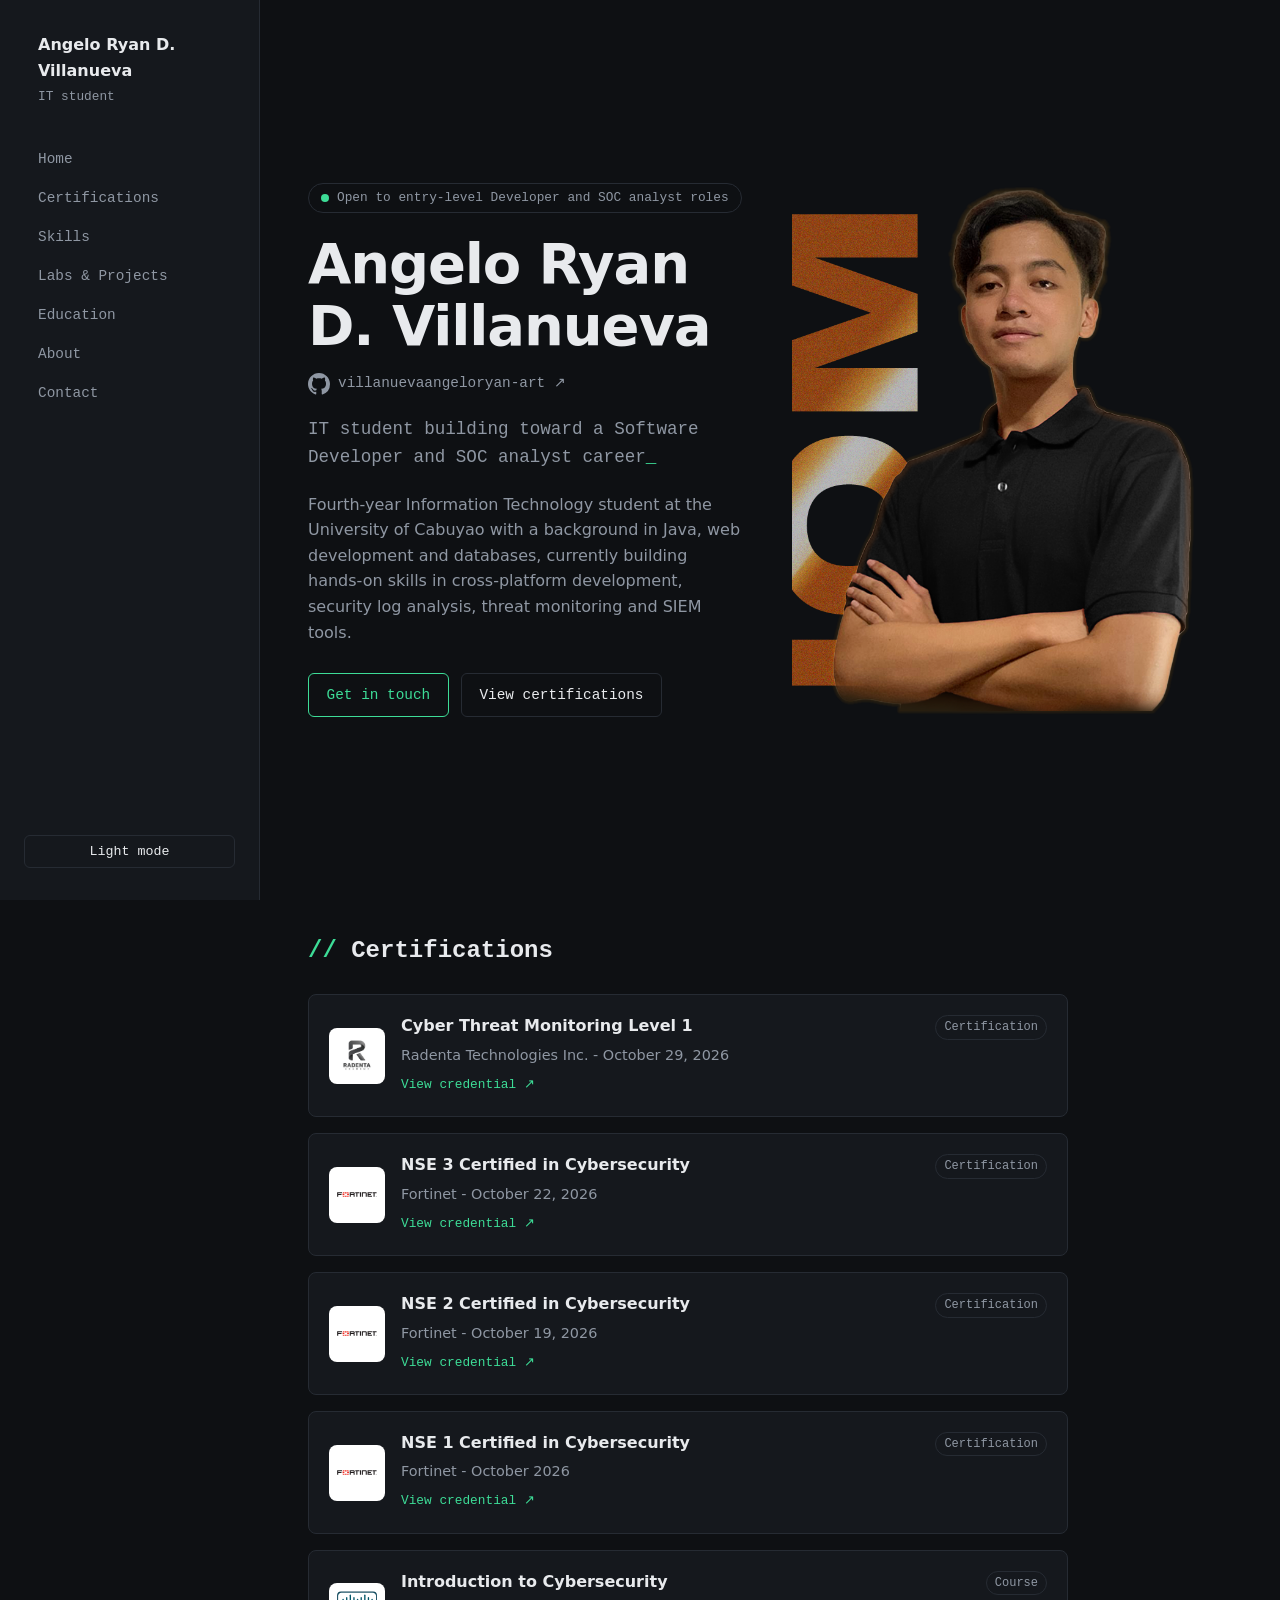
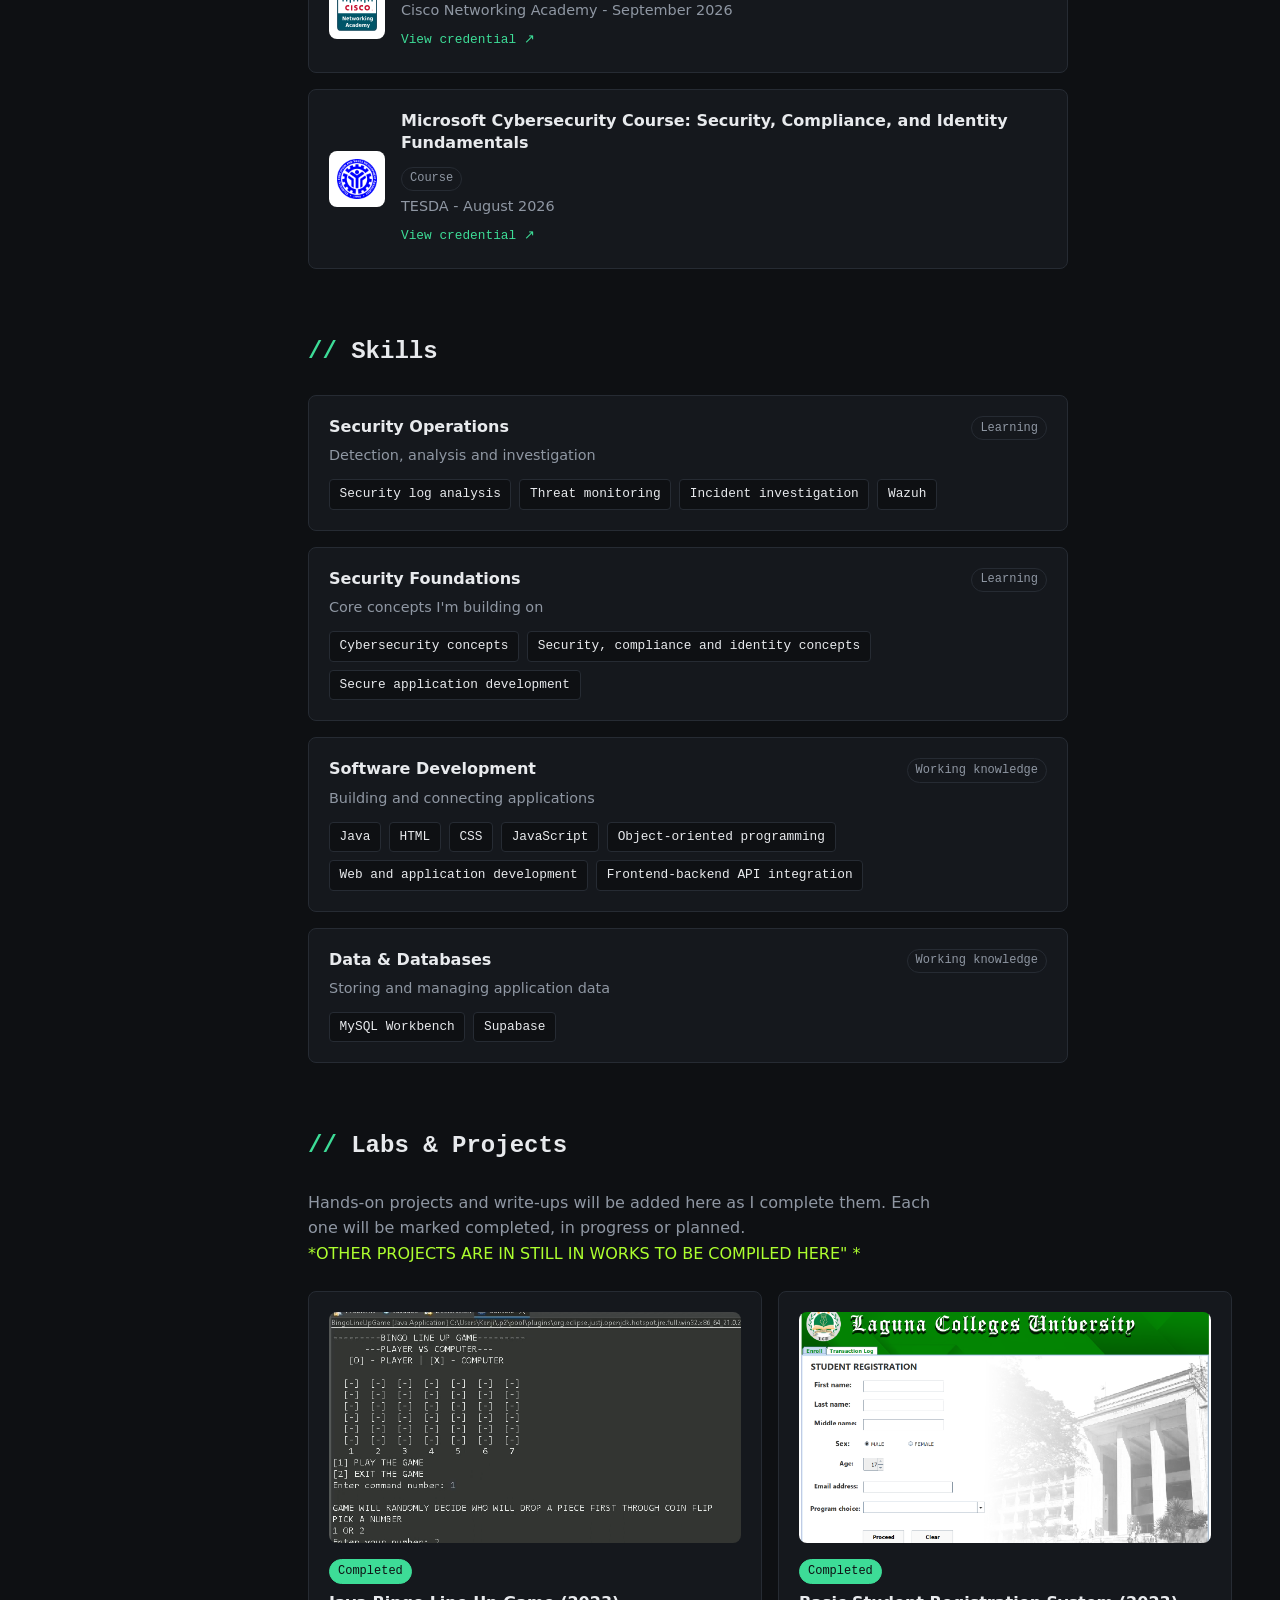
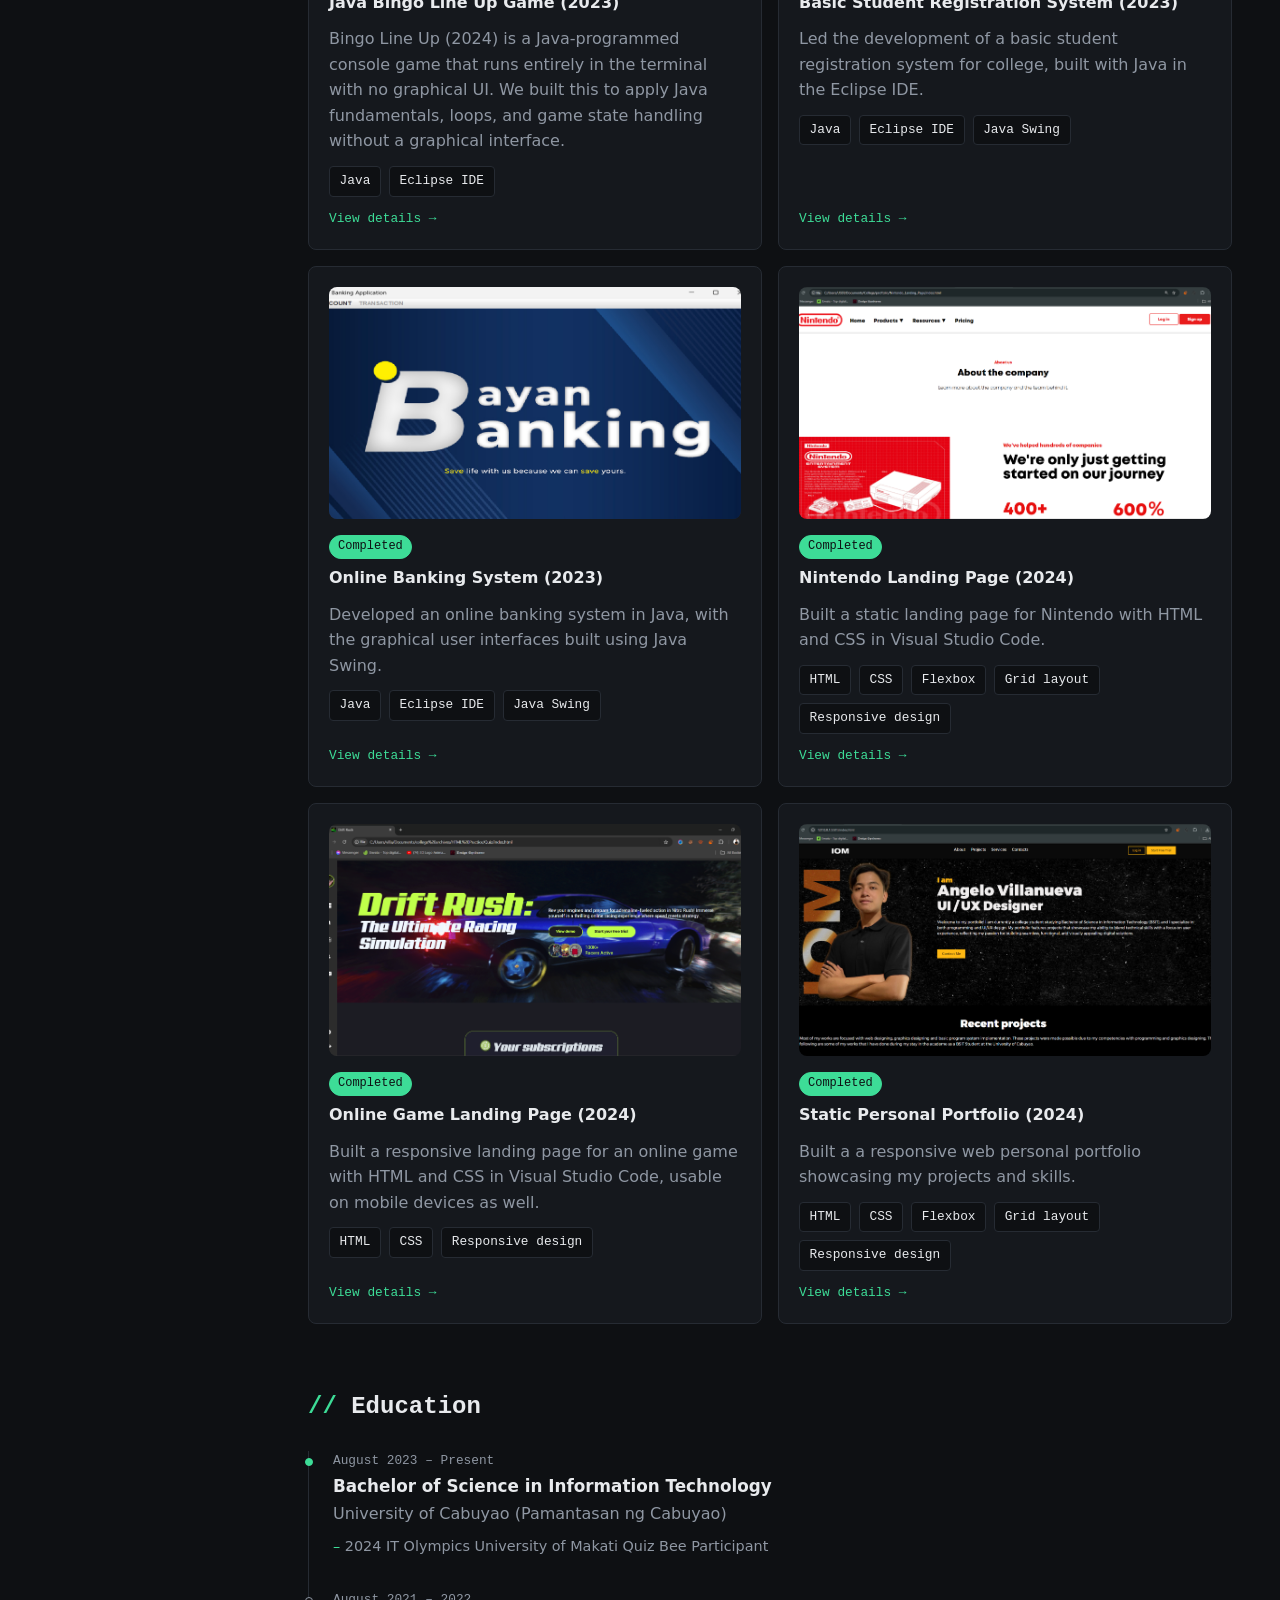
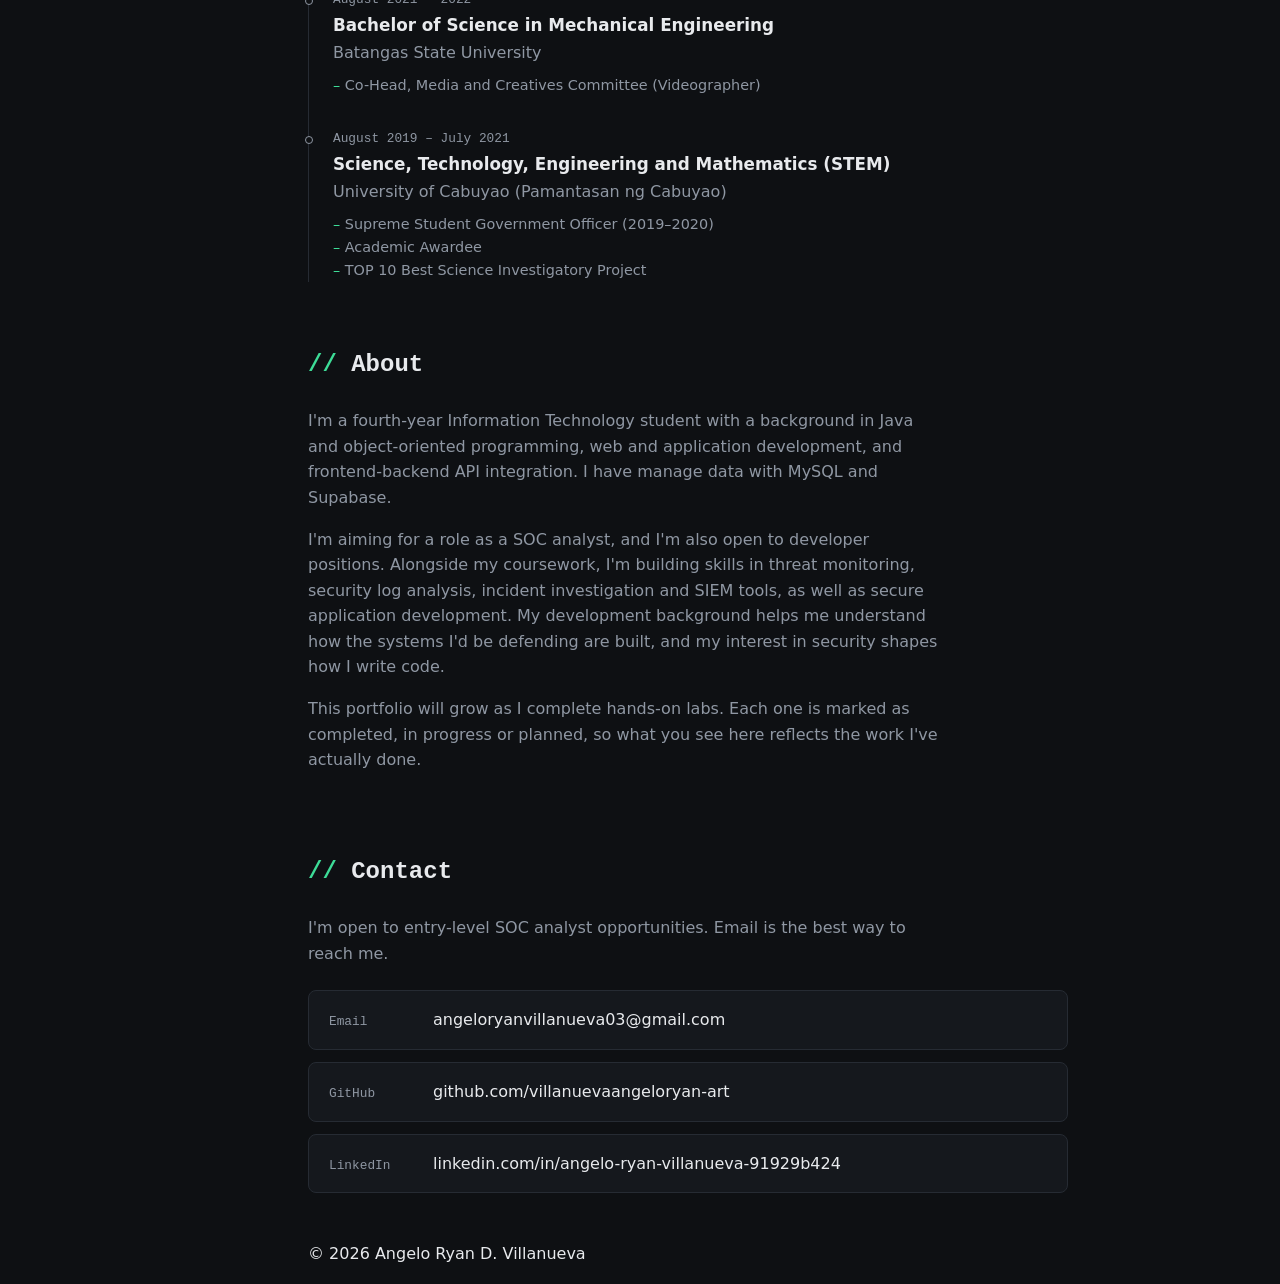
<file: index.html>
<!DOCTYPE html>
<html lang="en">
<head>
    <meta charset="UTF-8">
    <meta name="viewport" content="width=device-width, initial-scale=1.0">
    <meta name="description" content="Portfolio of Angelo Ryan D. Villanueva, a fourth-year IT student building toward a SOC analyst career: certifications, skills, education and hands-on security labs.">
    <title>Angelo Ryan D. Villanueva | Portfolio</title>
    <script>
        // Apply the saved theme before the page paints, so there is no dark flash.
        try {
            var savedTheme = localStorage.getItem("theme");
            if (savedTheme) document.documentElement.setAttribute("data-theme", savedTheme);
        } catch (e) {}
    </script>
    <link rel="stylesheet" href="./assets/css/style.css">
    <script src="./assets/js/script.js" defer></script>
</head>
<body>
    <button id="menu-toggle" class="menu-toggle" type="button" aria-label="Open menu" aria-expanded="false" aria-controls="sidebar">
        <span class="menu-icon" aria-hidden="true"></span>
    </button>
    <div id="backdrop" class="backdrop"></div>

    <aside id="sidebar" class="sidebar">

        <div class="brand">
            <span class="brand-name">Angelo Ryan D. Villanueva</span>
            <span class="brand-role">IT student</span>
        </div>

        <nav aria-label="Primary">
            <ul>
                <li><a href="#home">Home</a></li>
                <li><a href="#certifications">Certifications</a></li>
                <li><a href="#skills">Skills</a></li>
                <li><a href="#work">Labs &amp; Projects</a></li>
                <li><a href="#education">Education</a></li>
                <li><a href="#about">About</a></li>
                <li><a href="#contact">Contact</a></li>
            </ul>
        </nav>
        <button id="theme-toggle" type="button">Light mode</button>
    </aside>

    <div class="content">
        <main>
            <section id="home">
                <div class="hero-text">
                    <p class="eyebrow"><span class="status-dot"></span>Open to entry-level Developer and SOC analyst roles</p>
                    <h1>Angelo Ryan D. Villanueva</h1>
                                        <a class="github-link" href="https://github.com/villanuevaangeloryan-art" target="_blank" rel="noopener noreferrer">
                        <svg class="github-logo" viewBox="0 0 16 16" aria-hidden="true" focusable="false">
                            <path fill="currentColor" d="M8 0C3.58 0 0 3.58 0 8c0 3.54 2.29 6.53 5.47 7.59.4.07.55-.17.55-.38 0-.19-.01-.82-.01-1.49-2.01.37-2.53-.49-2.69-.94-.09-.23-.48-.94-.82-1.13-.28-.15-.68-.52-.01-.53.63-.01 1.08.58 1.23.82.72 1.21 1.87.87 2.33.66.07-.52.28-.87.51-1.07-1.78-.2-3.64-.89-3.64-3.95 0-.87.31-1.59.82-2.15-.08-.2-.36-1.02.08-2.12 0 0 .67-.21 2.2.82.64-.18 1.32-.27 2-.27.68 0 1.36.09 2 .27 1.53-1.04 2.2-.82 2.2-.82.44 1.1.16 1.92.08 2.12.51.56.82 1.27.82 2.15 0 3.07-1.87 3.75-3.65 3.95.29.25.54.73.54 1.48 0 1.07-.01 1.93-.01 2.2 0 .21.15.46.55.38A8.013 8.013 0 0016 8c0-4.42-3.58-8-8-8z"/>
                        </svg>
                        <span>villanuevaangeloryan-art ↗</span>
                    </a>
                    <p class="tagline">IT student building toward a Software Developer and SOC analyst career</p>
                    <p class="summary">
                        Fourth-year Information Technology student at the University of Cabuyao
                        with a background in Java, web development and databases, currently
                        building hands-on skills in cross-platform development, security log analysis, threat monitoring
                        and SIEM tools.
                    </p>
                    <div class="hero-actions">
                        <a class="btn btn-primary" href="#contact">Get in touch</a>
                        <a class="btn" href="#certifications">View certifications</a>
  
                    </div>

                </div>

                <figure class="hero-photo">
                    <img src="./assets/img/projects/dp_1.png" alt="Angelo Ryan D. Villanueva">
                </figure>
            </section>

            <section id="certifications">
                <h2>Certifications</h2>
                <ul class="card-list">
                    <li class="card cert">
                        <img class="cert-logo" src="./assets/img/logos/radenta-logo.jpg" alt="">
                        <div class="cert-body">
                            <div class="card-head">
                                <h3>Cyber Threat Monitoring Level 1</h3>
                                <span class="tag">Certification</span>
                            </div>
                            <p class="card-meta">Radenta Technologies Inc. - <time datetime="2026-10-29">October 29, 2026</time></p>
                            <a class="card-link" href="softcopy not yet available" target="_blank" rel="noopener noreferrer">View credential</a>
                        </div>
                    </li>

                    <li class="card cert">
                        <img class="cert-logo" src="./assets/img/logos/Fortinet_logo.svg" alt="">
                        <div class="cert-body">
                            <div class="card-head">
                                <h3>NSE 3 Certified in Cybersecurity</h3>
                                <span class="tag">Certification</span>
                            </div>
                            <p class="card-meta">Fortinet - <time datetime="2026-10-22">October 22, 2026</time></p>
                            <a class="card-link" href="softcopy not yet available" target="_blank" rel="noopener noreferrer">View credential</a>
                        </div>
                    </li>

                    <li class="card cert">
                        <img class="cert-logo" src="./assets/img/logos/Fortinet_logo.svg" alt="">
                        <div class="cert-body">
                            <div class="card-head">
                                <h3>NSE 2 Certified in Cybersecurity</h3>
                                <span class="tag">Certification</span>
                            </div>
                            <p class="card-meta">Fortinet - <time datetime="2026-10-19">October 19, 2026</time></p>
                            <a class="card-link" href="softcopy not yet available" target="_blank" rel="noopener noreferrer">View credential</a>
                        </div>
                    </li>

                    <li class="card cert">
                        <img class="cert-logo" src="./assets/img/logos/Fortinet_logo.svg" alt="">
                        <div class="cert-body">
                            <div class="card-head">
                                <h3>NSE 1 Certified in Cybersecurity</h3>
                                <span class="tag">Certification</span>
                            </div>
                            <p class="card-meta">Fortinet - <time datetime="2026-10">October 2026</time></p>
                            <a class="card-link" href="softcopy not yet available" target="_blank" rel="noopener noreferrer">View credential</a>
                        </div>
                    </li>

                    <li class="card cert">
                        <img class="cert-logo" src="./assets/img/logos/Cisco_academy_logo.svg" alt="">
                        <div class="cert-body">
                            <div class="card-head">
                                <h3>Introduction to Cybersecurity</h3>
                                <span class="tag">Course</span>
                            </div>
                            <p class="card-meta">Cisco Networking Academy - <time datetime="2026-09">September 2026</time></p>
                            <a class="card-link" href="softcopy not yet available" target="_blank" rel="noopener noreferrer">View credential</a>
                        </div>
                    </li>

                    <li class="card cert">
                        <img class="cert-logo" src="./assets/img/logos/TESDA_Seal.svg.webp" alt="">
                        <div class="cert-body">
                            <div class="card-head">
                                <h3>Microsoft Cybersecurity Course: Security, Compliance, and Identity Fundamentals</h3>
                                <span class="tag">Course</span>
                            </div>
                            <p class="card-meta">TESDA - <time datetime="2026-08">August 2026</time></p>
                            <a class="card-link" href="softcopy not yet available" target="_blank" rel="noopener noreferrer">View credential</a>
                        </div>
                    </li>
                </ul>
            </section>

            <section id="skills">
                <h2>Skills</h2>
                <div class="card-list">
                    <article class="card">
                        <div class="card-head">
                            <h3>Security Operations</h3>
                            <span class="tag">Learning</span>
                        </div>
                        <p class="card-subtitle">Detection, analysis and investigation</p>
                        <ul class="chip-list">
                            <li>Security log analysis</li>
                            <li>Threat monitoring</li>
                            <li>Incident investigation</li>
                            <li>Wazuh</li>
                        </ul>
                    </article>

                    <article class="card">
                        <div class="card-head">
                            <h3>Security Foundations</h3>
                            <span class="tag">Learning</span>
                        </div>
                        <p class="card-subtitle">Core concepts I'm building on</p>
                        <ul class="chip-list">
                            <li>Cybersecurity concepts</li>
                            <li>Security, compliance and identity concepts</li>
                            <li>Secure application development</li>
                        </ul>
                    </article>

                    <article class="card">
                        <div class="card-head">
                            <h3>Software Development</h3>
                            <span class="tag">Working knowledge</span>
                        </div>
                        <p class="card-subtitle">Building and connecting applications</p>
                        <ul class="chip-list">
                            <li>Java</li>
                            <li>HTML</li>
                            <li>CSS</li>
                            <li>JavaScript</li>
                            <li>Object-oriented programming</li>
                            <li>Web and application development</li>
                            <li>Frontend-backend API integration</li>
                        </ul>
                    </article>

                    <article class="card">
                        <div class="card-head">
                            <h3>Data &amp; Databases</h3>
                            <span class="tag">Working knowledge</span>
                        </div>
                        <p class="card-subtitle">Storing and managing application data</p>
                        <ul class="chip-list">
                            <li>MySQL Workbench</li>
                            <li>Supabase</li>
                        </ul>
                    </article>
                </div>
            </section>

            <section id="work">
                <h2>Labs &amp; Projects</h2>
                <p class="section-note">
                    Hands-on projects and write-ups will be added here as I complete them.
                    Each one will be marked completed, in progress or planned. <br> <span style="color: greenyellow;">*OTHER PROJECTS ARE IN STILL IN WORKS TO BE COMPILED HERE" *</span>
                </p>
                <ul class="card-list project-grid">
                    <li>
                        <a class="card project-card" href="projects/java-bingo.html">
                            <img class="project-thumb" src="./assets/img/projects/proj-5.png" alt="Preview of Basic Student Registration System" loading="lazy">
                            <div class="card-head">
                                <h3>Java Bingo Line Up Game (2023)</h3>
                                <span class="tag tag-done">Completed</span>
                            </div>
                            <p class="card-summary">
                                Bingo Line Up (2024) is a Java-programmed console game that runs entirely in the terminal with no graphical UI. We built this to apply Java fundamentals, loops, and game state handling without a graphical interface. 
                            </p>
                            <ul class="chip-list">
                                <li>Java</li>
                                <li>Eclipse IDE</li>
                            </ul>
                            <span class="card-cta">View details &rarr;</span>
                        </a>
                    </li>

                    <li>
                        <a class="card project-card" href="projects/student-registration-system.html">
                            <img class="project-thumb" src="./assets/img/projects/proj-1.png" alt="Preview of Basic Student Registration System" loading="lazy">
                            <div class="card-head">
                                <h3>Basic Student Registration System (2023)</h3>
                                <span class="tag tag-done">Completed</span>
                            </div>
                            <p class="card-summary">
                                Led the development of a basic student registration system for college, built with Java in the Eclipse IDE.
                            </p>
                            <ul class="chip-list">
                                <li>Java</li>
                                <li>Eclipse IDE</li>
                                <li>Java Swing</li>
                            </ul>
                            <span class="card-cta">View details &rarr;</span>
                        </a>
                    </li>

                    <li>
                        <a class="card project-card" href="projects/online-banking-system.html">
                            <img class="project-thumb" src="./assets/img/projects/proj-2.png" alt="Preview of Online Banking System" loading="lazy">
                            <div class="card-head">
                                <h3>Online Banking System (2023)</h3>
                                <span class="tag tag-done">Completed</span>
                            </div>
                            <p class="card-summary">
                                Developed an online banking system in Java, with the graphical user interfaces built using Java Swing.
                            </p>
                            <ul class="chip-list">
                                <li>Java</li>
                                <li>Eclipse IDE</li>
                                <li>Java Swing</li>
                            </ul>
                            <span class="card-cta">View details &rarr;</span>
                        </a>
                    </li>

                    <li>
                        <a class="card project-card" href="projects/nintendo-landing-page.html">
                            <img class="project-thumb" src="./assets/img/projects/proj-6.png" alt="Preview of Online Game Landing Page" loading="lazy">
                            <div class="card-head">
                                <h3>Nintendo Landing Page (2024)</h3>
                                <span class="tag tag-done">Completed</span>
                            </div>
                            <p class="card-summary">
                                Built a static landing page for Nintendo with HTML and CSS in Visual Studio Code.
                            </p>
                            <ul class="chip-list">
                                <li>HTML</li>
                                <li>CSS</li>
                                <li>Flexbox</li>
                                <li>Grid layout</li>
                                <li>Responsive design</li>
                            </ul>
                            <span class="card-cta">View details &rarr;</span>
                        </a>
                    </li>

                    <li>
                        <a class="card project-card" href="projects/online-game-landing-page.html">
                            <img class="project-thumb" src="./assets/img/projects/proj-3.png" alt="Preview of Online Game Landing Page" loading="lazy">
                            <div class="card-head">
                                <h3>Online Game Landing Page (2024)</h3>
                                <span class="tag tag-done">Completed</span>
                            </div>
                            <p class="card-summary">
                                Built a responsive landing page for an online game with HTML and CSS in Visual Studio Code, usable on mobile devices as well.
                            </p>
                            <ul class="chip-list">
                                <li>HTML</li>
                                <li>CSS</li>
                                <li>Responsive design</li>
                            </ul>
                            <span class="card-cta">View details &rarr;</span>
                        </a>
                    </li>

                    <li>
                        <a class="card project-card" href="projects/web-portfolio.html">
                            <img class="project-thumb" src="./assets/img/projects/proj-4.png" alt="Preview of Online Game Landing Page" loading="lazy">
                            <div class="card-head">
                                <h3>Static Personal Portfolio (2024)</h3>
                                <span class="tag tag-done">Completed</span>
                            </div>
                            <p class="card-summary">
                                Built a a responsive web personal portfolio showcasing my projects and skills.
                            </p>
                            <ul class="chip-list">
                                <li>HTML</li>
                                <li>CSS</li>
                                <li>Flexbox</li>
                                <li>Grid layout</li>
                                <li>Responsive design</li>
                            </ul>
                            <span class="card-cta">View details &rarr;</span>
                        </a>
                    </li>


                </ul>
            </section>

            <section id="education">
                <h2>Education</h2>
                <ol class="timeline">
                    <li class="timeline-item is-current">
                        <p class="timeline-date"><time datetime="2023-08">August 2023</time> &ndash; Present</p>
                        <h3>Bachelor of Science in Information Technology</h3>
                        <p class="timeline-org">University of Cabuyao (Pamantasan ng Cabuyao)</p>
                        <ul class="timeline-notes">
                            <li>2024 IT Olympics University of Makati Quiz Bee Participant</li>
                        </ul>
                    </li>

                    <li class="timeline-item">
                        <p class="timeline-date"><time datetime="2021-08">August 2021</time> &ndash; <time datetime="2022">2022</time></p>
                        <h3>Bachelor of Science in Mechanical Engineering</h3>
                        <p class="timeline-org">Batangas State University</p>
                        <ul class="timeline-notes">
                            <li>Co-Head, Media and Creatives Committee (Videographer)</li>
                        </ul>
                    </li>

                    <li class="timeline-item">
                        <p class="timeline-date"><time datetime="2019-08">August 2019</time> &ndash; <time datetime="2021-07">July 2021</time></p>
                        <h3>Science, Technology, Engineering and Mathematics (STEM)</h3>
                        <p class="timeline-org">University of Cabuyao (Pamantasan ng Cabuyao)</p>
                        <ul class="timeline-notes">
                            <li>Supreme Student Government Officer (2019&ndash;2020)</li>
                            <li>Academic Awardee</li>
                            <li>TOP 10 Best Science Investigatory Project</li>
                        </ul>
                    </li>
                </ol>
            </section>

            <section id="about">
                <h2>About</h2>
                <p>
                    I'm a fourth-year Information Technology student with a background in Java
                    and object-oriented programming, web and application development, and
                    frontend-backend API integration. I have manage data with MySQL and Supabase.
                </p>
                <p>
                    I'm aiming for a role as a SOC analyst, and I'm also open to developer
                    positions. Alongside my coursework, I'm building skills in threat monitoring,
                    security log analysis, incident investigation and SIEM tools, as well as
                    secure application development. My development background helps me
                    understand how the systems I'd be defending are built, and my interest in
                    security shapes how I write code.
                </p>
                <p>
                    This portfolio will grow as I complete hands-on labs. Each one is marked
                    as completed, in progress or planned, so what you see here reflects the
                    work I've actually done.
                </p>
            </section>

            <section id="contact">
                <h2>Contact</h2>
                <p class="contact-intro">
                    I'm open to entry-level SOC analyst opportunities. Email is the best way to reach me.
                </p>
                <ul class="contact-list">
                    <li>
                        <a class="contact-link" href="mailto:angeloryanvillanueva03@gmail.com">
                            <span class="contact-label">Email</span>
                            <span class="contact-value">angeloryanvillanueva03@gmail.com</span>
                        </a>
                    </li>
                    <li>
                        <a class="contact-link" href="https://github.com/villanuevaangeloryan-art" target="_blank" rel="noopener noreferrer">
                            <span class="contact-label">GitHub</span>
                            <span class="contact-value">github.com/villanuevaangeloryan-art</span>
                        </a>
                    </li>
                    <li>
                        <a class="contact-link" href="https://www.linkedin.com/in/angelo-ryan-villanueva-91929b424" target="_blank" rel="noopener noreferrer">
                            <span class="contact-label">LinkedIn</span>
                            <span class="contact-value">linkedin.com/in/angelo-ryan-villanueva-91929b424</span>
                        </a>
                    </li>
                </ul>
            </section>

        </main>

        <footer>
            <p>&copy; 2026 Angelo Ryan D. Villanueva</p>
        </footer>
    </div>

</body>
</html>
</file>
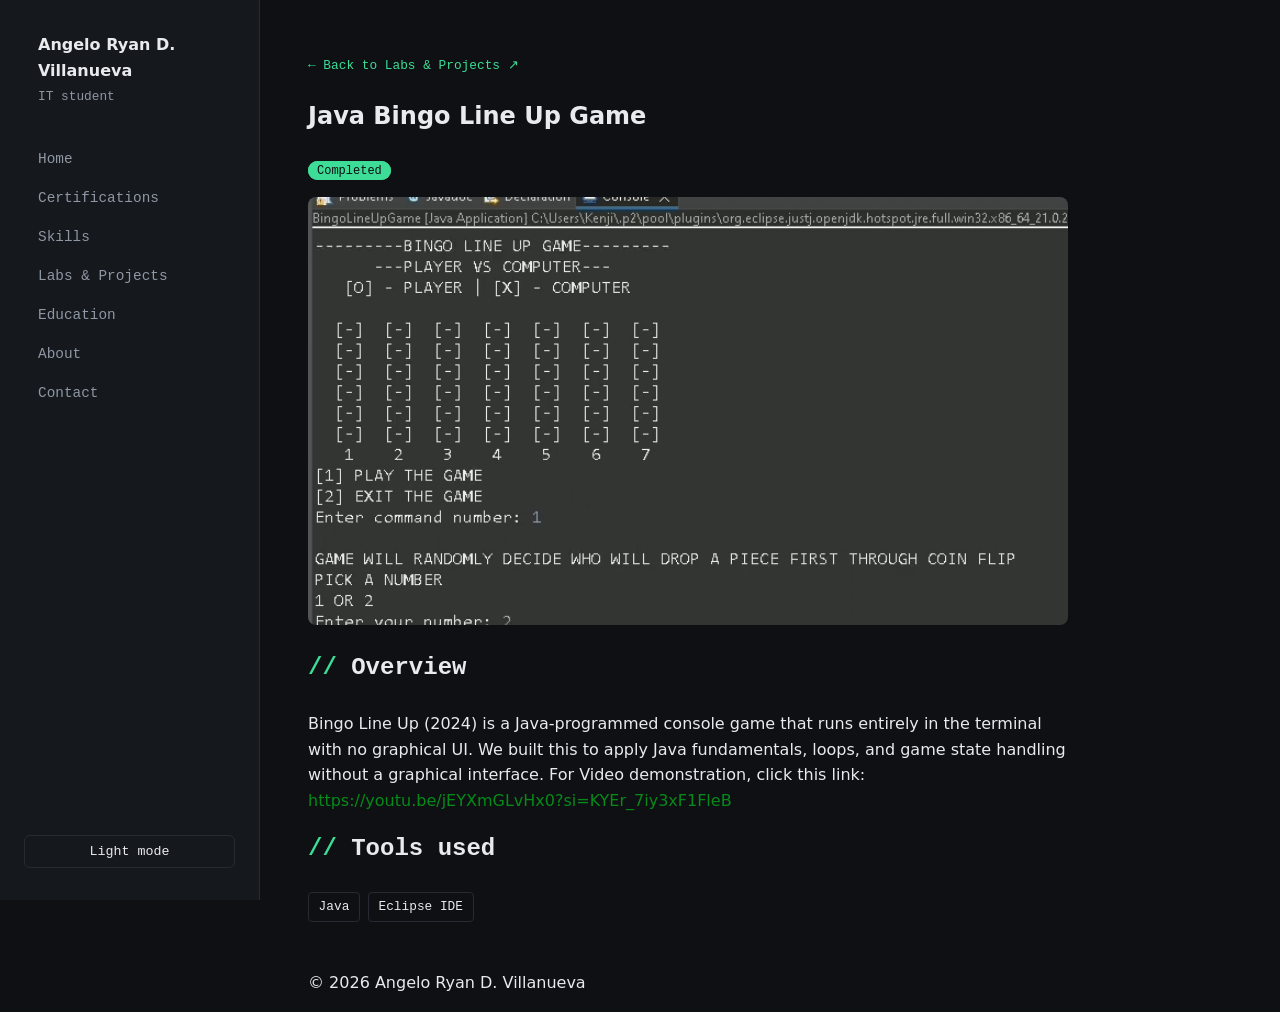
<file: projects/java-bingo.html>
<!DOCTYPE html>
<html lang="en">
<head>
    <meta charset="UTF-8">
    <meta name="viewport" content="width=device-width, initial-scale=1.0">
    <meta name="description" content="Led the development of a basic student registration system for college, built with Java in the Eclipse IDE.">
    <title>Java Bingo Line Up Game | Angelo Ryan D. Villanueva</title>
    <script>
        try {
            var savedTheme = localStorage.getItem("theme");
            if (savedTheme) document.documentElement.setAttribute("data-theme", savedTheme);
        } catch (e) {}
    </script>
    <link rel="stylesheet" href="../assets/css/style.css">
    <script src="../assets/js/script.js" defer></script>
</head>
<body>
    <button id="menu-toggle" class="menu-toggle" type="button" aria-label="Open menu" aria-expanded="false" aria-controls="sidebar">
        <span class="menu-icon" aria-hidden="true"></span>
    </button>
    <div id="backdrop" class="backdrop"></div>

    <aside id="sidebar" class="sidebar">

        <div class="brand">
            <span class="brand-name">Angelo Ryan D. Villanueva</span>
            <span class="brand-role">IT student</span>
        </div>

        <nav aria-label="Primary">
            <ul>
                <li><a href="../index.html#home">Home</a></li>
                <li><a href="../index.html#certifications">Certifications</a></li>
                <li><a href="../index.html#skills">Skills</a></li>
                <li><a href="../index.html#work">Labs &amp; Projects</a></li>
                <li><a href="../index.html#education">Education</a></li>
                <li><a href="../index.html#about">About</a></li>
                <li><a href="../index.html#contact">Contact</a></li>
            </ul>
        </nav>
        <button id="theme-toggle" type="button">Light mode</button>
    </aside>

    <div class="content">
        <main>
            <section>
                <p><a class="card-link" href="../index.html#work">&larr; Back to Labs &amp; Projects</a></p>
                <h1>Java Bingo Line Up Game</h1>
                <p><span class="tag tag-done">Completed</span></p>
                <img class="project-hero" src="../assets/img/projects/proj-5.png" alt="Portfolio">

                <h2>Overview</h2>
                <p>Bingo Line Up (2024) is a Java-programmed console game that runs entirely in the terminal with no graphical UI. We built this to apply Java fundamentals, loops, and game state handling without a graphical interface. For Video demonstration, click this link: <span style="color: rgb(7, 138, 26);"><a href="https://youtu.be/jEYXmGLvHx0?si=KYEr_7iy3xF1FleB">https://youtu.be/jEYXmGLvHx0?si=KYEr_7iy3xF1FleB</a></span></p>

                <h2>Tools used</h2>
                <ul class="chip-list">
                    <li>Java</li>
                    <li>Eclipse IDE</li>
                </ul>
            </section>
        </main>

        <footer>
            <p>&copy; 2026 Angelo Ryan D. Villanueva</p>
        </footer>
    </div>

</body>
</html>
</file>
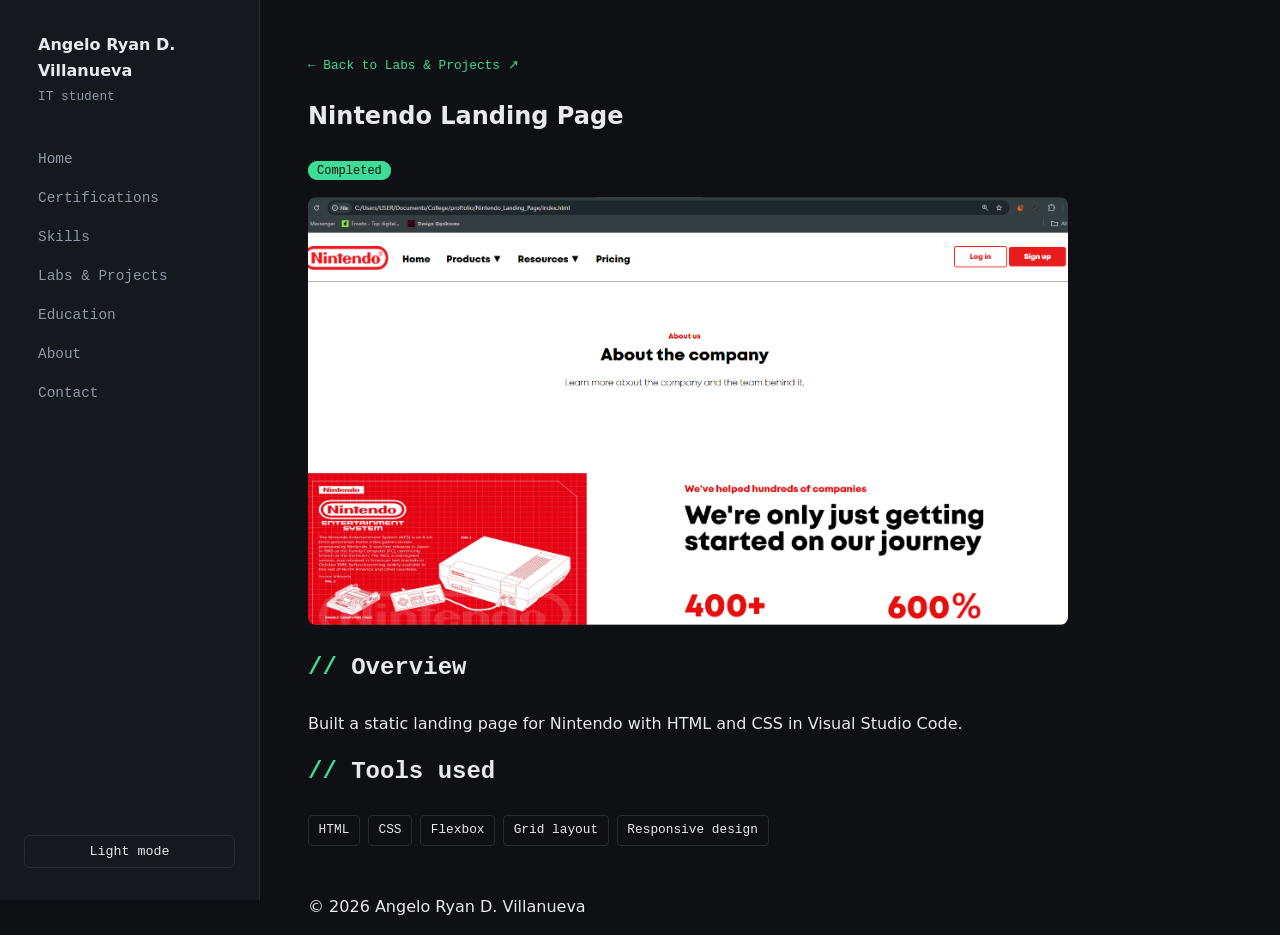
<file: projects/nintendo-landing-page.html>
<!DOCTYPE html>
<html lang="en">
<head>
    <meta charset="UTF-8">
    <meta name="viewport" content="width=device-width, initial-scale=1.0">
    <meta name="description" content="Led the development of a basic student registration system for college, built with Java in the Eclipse IDE.">
    <title>Nintendo Landing Page | Angelo Ryan D. Villanueva</title>
    <script>
        try {
            var savedTheme = localStorage.getItem("theme");
            if (savedTheme) document.documentElement.setAttribute("data-theme", savedTheme);
        } catch (e) {}
    </script>
    <link rel="stylesheet" href="../assets/css/style.css">
    <script src="../assets/js/script.js" defer></script>
</head>
<body>
    <button id="menu-toggle" class="menu-toggle" type="button" aria-label="Open menu" aria-expanded="false" aria-controls="sidebar">
        <span class="menu-icon" aria-hidden="true"></span>
    </button>
    <div id="backdrop" class="backdrop"></div>

    <aside id="sidebar" class="sidebar">

        <div class="brand">
            <span class="brand-name">Angelo Ryan D. Villanueva</span>
            <span class="brand-role">IT student</span>
        </div>

        <nav aria-label="Primary">
            <ul>
                <li><a href="../index.html#home">Home</a></li>
                <li><a href="../index.html#certifications">Certifications</a></li>
                <li><a href="../index.html#skills">Skills</a></li>
                <li><a href="../index.html#work">Labs &amp; Projects</a></li>
                <li><a href="../index.html#education">Education</a></li>
                <li><a href="../index.html#about">About</a></li>
                <li><a href="../index.html#contact">Contact</a></li>
            </ul>
        </nav>
        <button id="theme-toggle" type="button">Light mode</button>
    </aside>

    <div class="content">
        <main>
            <section>
                <p><a class="card-link" href="../index.html#work">&larr; Back to Labs &amp; Projects</a></p>
                <h1>Nintendo Landing Page</h1>
                <p><span class="tag tag-done">Completed</span></p>
                <img class="project-hero" src="../assets/img/projects/proj-6.png" alt="Portfolio">

                <h2>Overview</h2>
                <p>Built a static landing page for Nintendo with HTML and CSS in Visual Studio Code.</p>

                <h2>Tools used</h2>
                <ul class="chip-list">
                    <li>HTML</li>
                    <li>CSS</li>
                    <li>Flexbox</li>
                    <li>Grid layout</li>
                    <li>Responsive design</li>
                </ul>
            </section>
        </main>

        <footer>
            <p>&copy; 2026 Angelo Ryan D. Villanueva</p>
        </footer>
    </div>

</body>
</html>
</file>
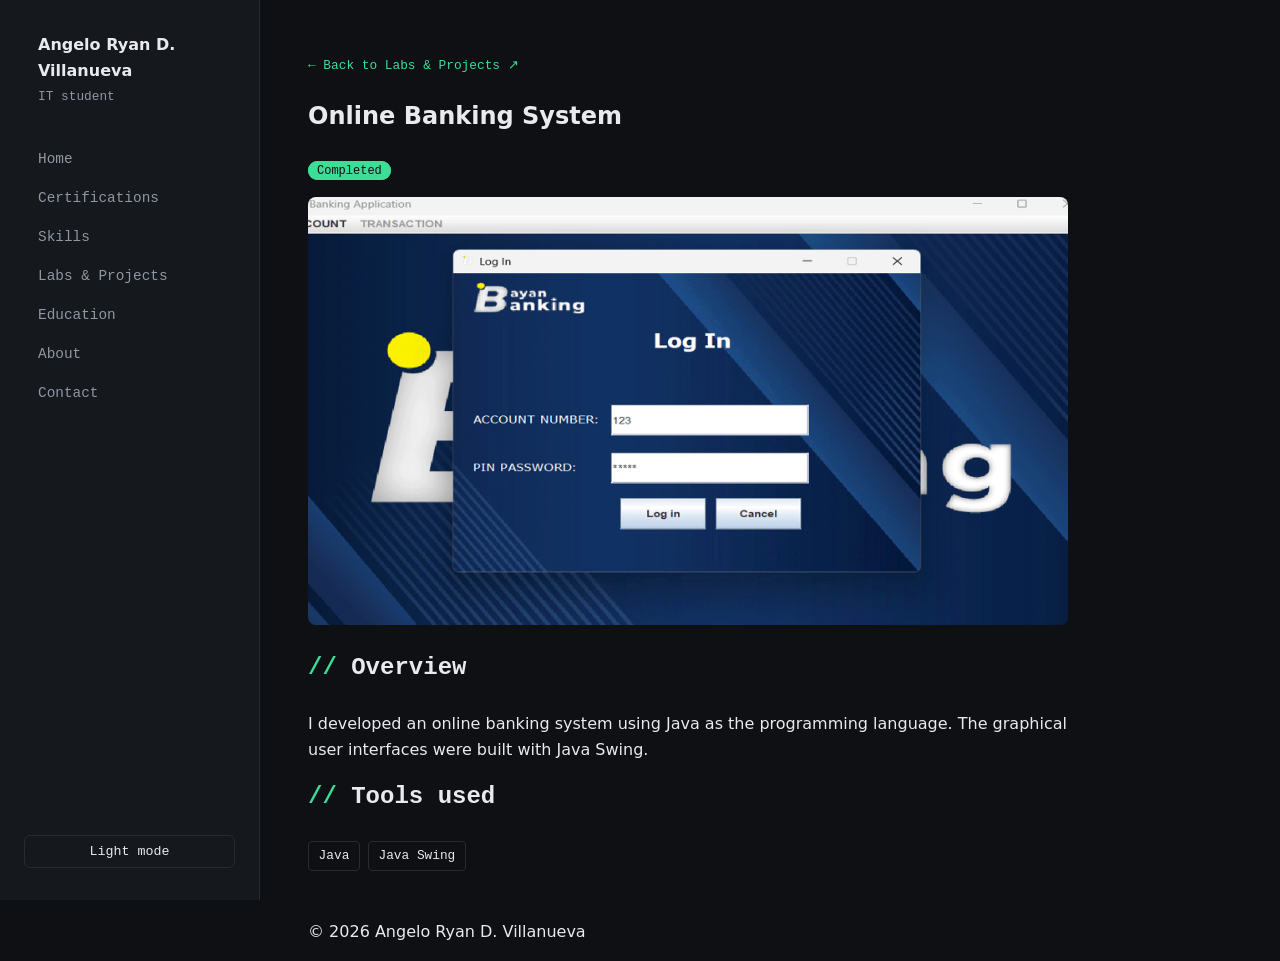
<file: projects/online-banking-system.html>
<!DOCTYPE html>
<html lang="en">
<head>
    <meta charset="UTF-8">
    <meta name="viewport" content="width=device-width, initial-scale=1.0">
    <meta name="description" content="Developed an online banking system in Java, with the graphical user interfaces built using Java Swing.">
    <title>Online Banking System | Angelo Ryan D. Villanueva</title>
    <script>
        // Apply the saved theme before the page paints, so there is no dark flash.
        try {
            var savedTheme = localStorage.getItem("theme");
            if (savedTheme) document.documentElement.setAttribute("data-theme", savedTheme);
        } catch (e) {}
    </script>
    <link rel="stylesheet" href="../assets/css/style.css">
    <script src="../assets/js/script.js" defer></script>
</head>
<body>
    <button id="menu-toggle" class="menu-toggle" type="button" aria-label="Open menu" aria-expanded="false" aria-controls="sidebar">
        <span class="menu-icon" aria-hidden="true"></span>
    </button>
    <div id="backdrop" class="backdrop"></div>

    <aside id="sidebar" class="sidebar">

        <div class="brand">
            <span class="brand-name">Angelo Ryan D. Villanueva</span>
            <span class="brand-role">IT student</span>
        </div>

        <nav aria-label="Primary">
            <ul>
                <li><a href="../index.html#home">Home</a></li>
                <li><a href="../index.html#certifications">Certifications</a></li>
                <li><a href="../index.html#skills">Skills</a></li>
                <li><a href="../index.html#work">Labs &amp; Projects</a></li>
                <li><a href="../index.html#education">Education</a></li>
                <li><a href="../index.html#about">About</a></li>
                <li><a href="../index.html#contact">Contact</a></li>
            </ul>
        </nav>
        <button id="theme-toggle" type="button">Light mode</button>
    </aside>

    <div class="content">
        <main>
            <section>
                <p><a class="card-link" href="../index.html#work">&larr; Back to Labs &amp; Projects</a></p>
                <h1>Online Banking System</h1>
                <p><span class="tag tag-done">Completed</span></p>
                <img class="project-hero" src="../assets/img/projects/project-b.gif" alt="Preview of Online Banking System">

                <h2>Overview</h2>
                <p>I developed an online banking system using Java as the programming language. The graphical user interfaces were built with Java Swing.</p>

                <h2>Tools used</h2>
                <ul class="chip-list">
                    <li>Java</li>
                    <li>Java Swing</li>
                </ul>
            </section>
        </main>

        <footer>
            <p>&copy; 2026 Angelo Ryan D. Villanueva</p>
        </footer>
    </div>

</body>
</html>
</file>
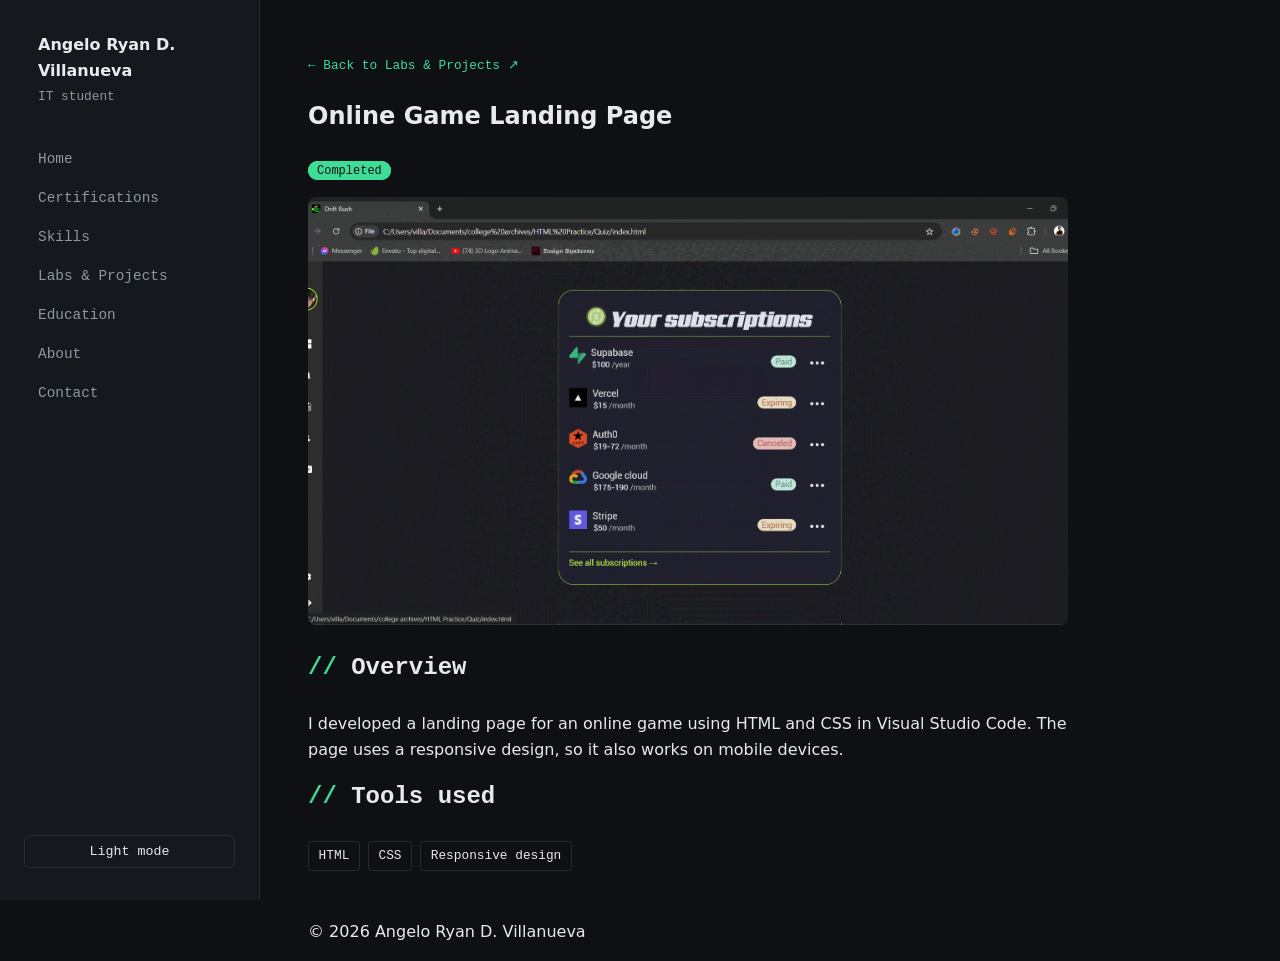
<file: projects/online-game-landing-page.html>
<!DOCTYPE html>
<html lang="en">
<head>
    <meta charset="UTF-8">
    <meta name="viewport" content="width=device-width, initial-scale=1.0">
    <meta name="description" content="Built a responsive landing page for an online game with HTML and CSS in Visual Studio Code, usable on mobile devices as well.">
    <title>Online Game Landing Page | Angelo Ryan D. Villanueva</title>
    <script>
        // Apply the saved theme before the page paints, so there is no dark flash.
        try {
            var savedTheme = localStorage.getItem("theme");
            if (savedTheme) document.documentElement.setAttribute("data-theme", savedTheme);
        } catch (e) {}
    </script>
    <link rel="stylesheet" href="../assets/css/style.css">
    <script src="../assets/js/script.js" defer></script>
</head>
<body>
    <button id="menu-toggle" class="menu-toggle" type="button" aria-label="Open menu" aria-expanded="false" aria-controls="sidebar">
        <span class="menu-icon" aria-hidden="true"></span>
    </button>
    <div id="backdrop" class="backdrop"></div>

    <aside id="sidebar" class="sidebar">

        <div class="brand">
            <span class="brand-name">Angelo Ryan D. Villanueva</span>
            <span class="brand-role">IT student</span>
        </div>

        <nav aria-label="Primary">
            <ul>
                <li><a href="../index.html#home">Home</a></li>
                <li><a href="../index.html#certifications">Certifications</a></li>
                <li><a href="../index.html#skills">Skills</a></li>
                <li><a href="../index.html#work">Labs &amp; Projects</a></li>
                <li><a href="../index.html#education">Education</a></li>
                <li><a href="../index.html#about">About</a></li>
                <li><a href="../index.html#contact">Contact</a></li>
            </ul>
        </nav>
        <button id="theme-toggle" type="button">Light mode</button>
    </aside>

    <div class="content">
        <main>
            <section>
                <p><a class="card-link" href="../index.html#work">&larr; Back to Labs &amp; Projects</a></p>
                <h1>Online Game Landing Page</h1>
                <p><span class="tag tag-done">Completed</span></p>
                <img class="project-hero" src="../assets/img/projects/project-c.gif" alt="Preview of Online Game Landing Page">

                <h2>Overview</h2>
                <p>I developed a landing page for an online game using HTML and CSS in Visual Studio Code. The page uses a responsive design, so it also works on mobile devices.</p>

                <h2>Tools used</h2>
                <ul class="chip-list">
                    <li>HTML</li>
                    <li>CSS</li>
                    <li>Responsive design</li>
                </ul>
            </section>
        </main>

        <footer>
            <p>&copy; 2026 Angelo Ryan D. Villanueva</p>
        </footer>
    </div>

</body>
</html>
</file>
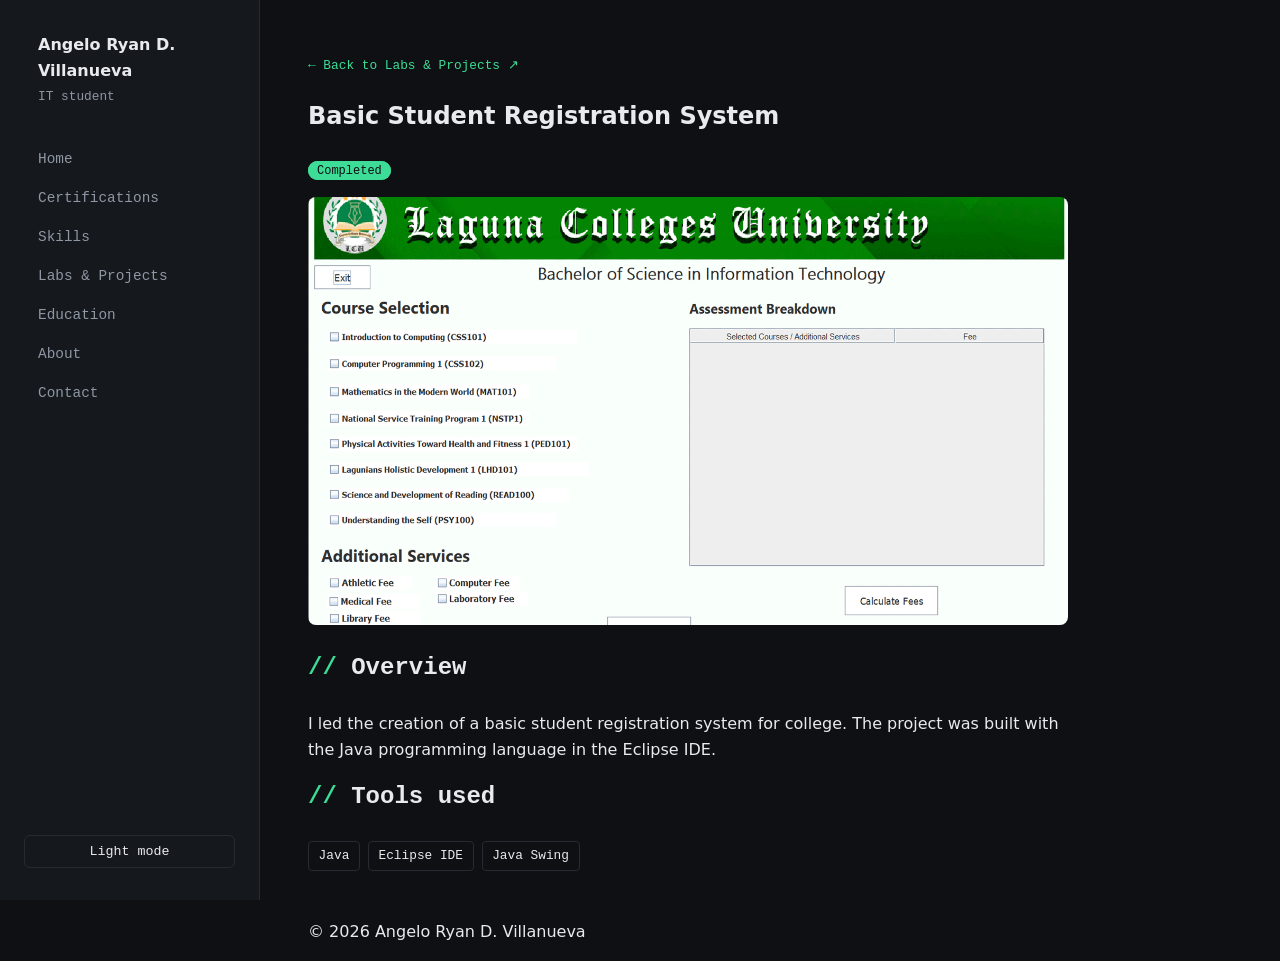
<file: projects/student-registration-system.html>
<!DOCTYPE html>
<html lang="en">
<head>
    <meta charset="UTF-8">
    <meta name="viewport" content="width=device-width, initial-scale=1.0">
    <meta name="description" content="Led the development of a basic student registration system for college, built with Java in the Eclipse IDE.">
    <title>Basic Student Registration System | Angelo Ryan D. Villanueva</title>
    <script>
        // Apply the saved theme before the page paints, so there is no dark flash.
        try {
            var savedTheme = localStorage.getItem("theme");
            if (savedTheme) document.documentElement.setAttribute("data-theme", savedTheme);
        } catch (e) {}
    </script>
    <link rel="stylesheet" href="../assets/css/style.css">
    <script src="../assets/js/script.js" defer></script>
</head>
<body>
    <button id="menu-toggle" class="menu-toggle" type="button" aria-label="Open menu" aria-expanded="false" aria-controls="sidebar">
        <span class="menu-icon" aria-hidden="true"></span>
    </button>
    <div id="backdrop" class="backdrop"></div>

    <aside id="sidebar" class="sidebar">

        <div class="brand">
            <span class="brand-name">Angelo Ryan D. Villanueva</span>
            <span class="brand-role">IT student</span>
        </div>

        <nav aria-label="Primary">
            <ul>
                <li><a href="../index.html#home">Home</a></li>
                <li><a href="../index.html#certifications">Certifications</a></li>
                <li><a href="../index.html#skills">Skills</a></li>
                <li><a href="../index.html#work">Labs &amp; Projects</a></li>
                <li><a href="../index.html#education">Education</a></li>
                <li><a href="../index.html#about">About</a></li>
                <li><a href="../index.html#contact">Contact</a></li>
            </ul>
        </nav>
        <button id="theme-toggle" type="button">Light mode</button>
    </aside>

    <div class="content">
        <main>
            <section>
                <p><a class="card-link" href="../index.html#work">&larr; Back to Labs &amp; Projects</a></p>
                <h1>Basic Student Registration System</h1>
                <p><span class="tag tag-done">Completed</span></p>
                <img class="project-hero" src="../assets/img/projects/project-a.gif" alt="Preview of Basic Student Registration System">

                <h2>Overview</h2>
                <p>I led the creation of a basic student registration system for college. The project was built with the Java programming language in the Eclipse IDE.</p>

                <h2>Tools used</h2>
                <ul class="chip-list">
                    <li>Java</li>
                    <li>Eclipse IDE</li>
                    <li>Java Swing</li>
                </ul>
            </section>
        </main>

        <footer>
            <p>&copy; 2026 Angelo Ryan D. Villanueva</p>
        </footer>
    </div>

</body>
</html>
</file>
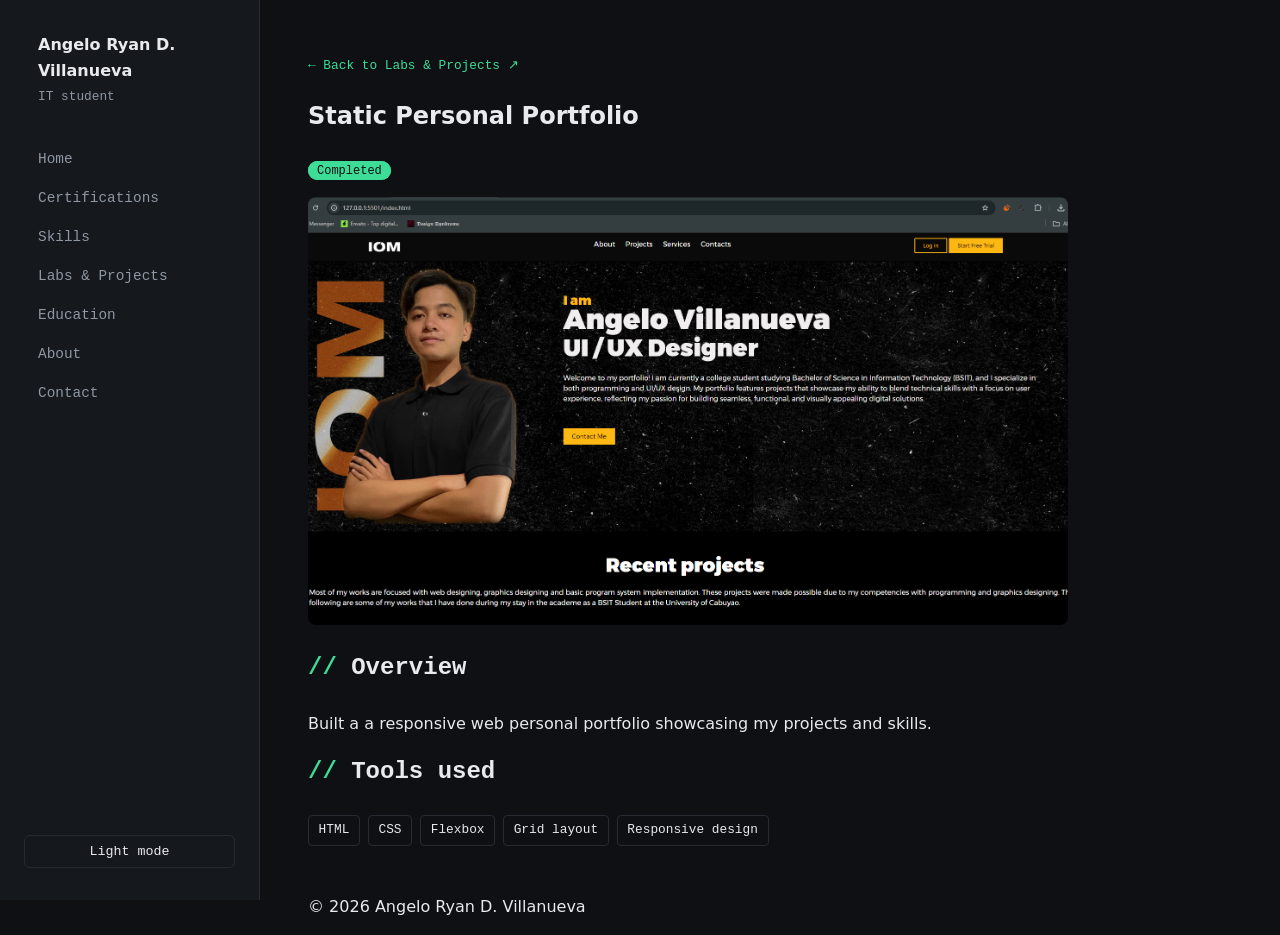
<file: projects/web-portfolio.html>
<!DOCTYPE html>
<html lang="en">
<head>
    <meta charset="UTF-8">
    <meta name="viewport" content="width=device-width, initial-scale=1.0">
    <meta name="description" content="Led the development of a basic student registration system for college, built with Java in the Eclipse IDE.">
    <title>Basic Student Registration System | Angelo Ryan D. Villanueva</title>
    <script>
        // Apply the saved theme before the page paints, so there is no dark flash.
        try {
            var savedTheme = localStorage.getItem("theme");
            if (savedTheme) document.documentElement.setAttribute("data-theme", savedTheme);
        } catch (e) {}
    </script>
    <link rel="stylesheet" href="../assets/css/style.css">
    <script src="../assets/js/script.js" defer></script>
</head>
<body>
    <button id="menu-toggle" class="menu-toggle" type="button" aria-label="Open menu" aria-expanded="false" aria-controls="sidebar">
        <span class="menu-icon" aria-hidden="true"></span>
    </button>
    <div id="backdrop" class="backdrop"></div>

    <aside id="sidebar" class="sidebar">

        <div class="brand">
            <span class="brand-name">Angelo Ryan D. Villanueva</span>
            <span class="brand-role">IT student</span>
        </div>

        <nav aria-label="Primary">
            <ul>
                <li><a href="../index.html#home">Home</a></li>
                <li><a href="../index.html#certifications">Certifications</a></li>
                <li><a href="../index.html#skills">Skills</a></li>
                <li><a href="../index.html#work">Labs &amp; Projects</a></li>
                <li><a href="../index.html#education">Education</a></li>
                <li><a href="../index.html#about">About</a></li>
                <li><a href="../index.html#contact">Contact</a></li>
            </ul>
        </nav>
        <button id="theme-toggle" type="button">Light mode</button>
    </aside>

    <div class="content">
        <main>
            <section>
                <p><a class="card-link" href="../index.html#work">&larr; Back to Labs &amp; Projects</a></p>
                <h1>Static Personal Portfolio</h1>
                <p><span class="tag tag-done">Completed</span></p>
                <img class="project-hero" src="../assets/img/projects/proj-4.png" alt="Portfolio">

                <h2>Overview</h2>
                <p>Built a a responsive web personal portfolio showcasing my projects and skills.</p>

                <h2>Tools used</h2>
                <ul class="chip-list">
                   <li>HTML</li>
                    <li>CSS</li>
                    <li>Flexbox</li>
                    <li>Grid layout</li>
                    <li>Responsive design</li>
                </ul>
            </section>
        </main>

        <footer>
            <p>&copy; 2026 Angelo Ryan D. Villanueva</p>
        </footer>
    </div>

</body>
</html>
</file>
<file: assets/css/style.css>
/*Theme variables
   Dark is the default (:root). Light overrides the same names
   when <html> has data-theme="light */
:root {
    --bg: #0e1013;
    --surface: #15181d;
    --border: #262b33;
    --text: #e8eaed;
    --text-muted: #8f97a3;
    --accent: #3ddc97;

    --sidebar-width: 260px;
    --font-sans: system-ui, -apple-system, "Segoe UI", Roboto, sans-serif;
    --font-mono: ui-monospace, "Cascadia Code", Consolas, monospace;
}

[data-theme="light"] {
    --bg: #fafaf8;
    --surface: #ffffff;
    --border: #e2e2dd;
    --text: #17191c;
    --text-muted: #5d6570;
    --accent: #0f7a5a;
}

/* Reset and base styles*/
*, *::before, *::after {
    box-sizing: border-box;
}

html {
    scroll-behavior: smooth;
}

body {
    margin: 0;
    font-family: var(--font-sans);
    background: var(--bg);
    color: var(--text);
    line-height: 1.6;
}

a {
    color: inherit;
    text-decoration: none;
}

ul {
    list-style: none;
    margin: 0;
    padding: 0;
}

img {
    max-width: 100%;
}

:focus-visible {
    outline: 2px solid var(--accent);
    outline-offset: 2px;
}

/* Page layout*/
.content {
    margin-left: var(--sidebar-width);
    padding: 0 3rem;
}

main {
    max-width: 1100px;
}

main section {
    max-width: 760px;
    padding: 2rem 0;
}

/*4. Sidebar */
.sidebar {
    position: fixed;
    top: 0;
    left: 0;
    bottom: 0;
    width: var(--sidebar-width);
    padding: 2rem 1.5rem;
    display: flex;
    flex-direction: column;
    gap: 2rem;
    background: var(--surface);
    border-right: 1px solid var(--border);
    overflow-y: auto;
}

.brand {
    display: flex;
    flex-direction: column;
    gap: 0.25rem;
    padding-left: calc(0.75rem + 2px); /* line up with the nav link text */
}

.brand-name {
    font-weight: 600;
}

.brand-role {
    font-family: var(--font-mono);
    font-size: 0.8rem;
    color: var(--text-muted);
}

.sidebar nav a {
    display: block;
    padding: 0.5rem 0.75rem;
    font-family: var(--font-mono);
    font-size: 0.9rem;
    color: var(--text-muted);
    border-left: 2px solid transparent;
}

.sidebar nav a:hover {
    color: var(--text);
    border-left-color: var(--accent);
}

#theme-toggle {
    margin-top: auto;
    padding: 0.5rem 0.75rem;
    font-family: var(--font-mono);
    color: var(--text);
    background: transparent;
    border: 1px solid var(--border);
    border-radius: 6px;
    cursor: pointer;
}

#theme-toggle:hover {
    border-color: var(--accent);
}

/* Home section */
#home {
    display: grid;
    grid-template-columns: minmax(0, 1fr) minmax(300px, 440px);
    align-items: center;
    gap: 3rem;
    max-width: none;
    min-height: 100vh;
}

.hero-text {
    display: flex;
    flex-direction: column;
    align-items: flex-start;
    gap: 1.25rem;
}

.hero-photo {
    margin: 0;
}

/* The mask fades the photo to transparent toward its edges, so it blends into the page. */
.hero-photo img {
    display: block;
    width: 100%;
    aspect-ratio: 4 / 5;
    object-fit: cover;
}

@media (max-width: 1100px) {
    #home {
        grid-template-columns: 1fr;
        min-height: auto;
    }

    .hero-photo {
        max-width: 280px;
        order: -1;
    }
}

.eyebrow {
    display: inline-flex;
    align-items: center;
    gap: 0.5rem;
    margin: 0;
    padding: 0.25rem 0.75rem;
    font-family: var(--font-mono);
    font-size: 0.8rem;
    color: var(--text-muted);
    border: 1px solid var(--border);
    border-radius: 999px;
}

.status-dot {
    width: 8px;
    height: 8px;
    border-radius: 50%;
    background: var(--accent);
}

#home h1 {
    margin: 0;
    font-size: clamp(2.25rem, 5vw, 3.5rem);
    line-height: 1.1;
    letter-spacing: -0.02em;
}

.tagline {
    margin: 0;
    font-family: var(--font-mono);
    font-size: 1.1rem;
    color: var(--text-muted);
}

.tagline::after {
    content: "_";
    color: var(--accent);
    animation: blink 1s steps(1) infinite;
}

@keyframes blink {
    50% {
        opacity: 0;
    }
}

.summary {
    max-width: 56ch;
    margin: 0;
    color: var(--text-muted);
}

.hero-actions {
    display: flex;
    flex-wrap: wrap;
    gap: 0.75rem;
    margin-top: 0.5rem;
}

.btn {
    padding: 0.6rem 1.1rem;
    font-family: var(--font-mono);
    font-size: 0.9rem;
    color: var(--text);
    border: 1px solid var(--border);
    border-radius: 6px;
    transition: border-color 0.2s, color 0.2s;
}

.btn:hover {
    border-color: var(--accent);
    color: var(--accent);
}

.btn-primary {
    color: var(--accent);
    border-color: var(--accent);
}

/* GitHub link in the hero: sits under the buttons, left-aligned with them */
.github-link {
    display: inline-flex;
    align-items: center;
    align-self: flex-start;
    gap: 0.5rem;
    margin-top: -0.25rem;
    font-family: var(--font-mono);
    font-size: 0.9rem;
    color: var(--text-muted);
    transition: color 0.2s;
}

.github-logo {
    flex-shrink: 0;
    width: 22px;
    height: 22px;
}

.github-link:hover {
    color: var(--accent);
}

/* Section headings */
main h2 {
    margin: 0 0 1.5rem;
    font-family: var(--font-mono);
    font-size: 1.5rem;
}

main h2::before {
    content: "// ";
    color: var(--accent);
}

/* About */
#about p {
    max-width: 62ch;
    margin: 0 0 1rem;
    color: var(--text-muted);
}

/* Cards (skills and certifications) */
.card-list {
    display: grid;
    gap: 1rem;
}

/* Project cards flow into columns: one card is full width, more cards share rows.
   min(100%, 300px) stops a column from being wider than a small phone screen. */
.project-grid {
    grid-template-columns: repeat(auto-fit, minmax(min(100%, 300px), 1fr));
}

/* Let each card fill its grid cell, so cards in the same row have equal height */
.project-grid > li {
    display: flex;
}

.card {
    padding: 1.25rem;
    background: var(--surface);
    border: 1px solid var(--border);
    border-radius: 8px;
}

.card-head {
    display: flex;
    flex-wrap: wrap;
    align-items: flex-start;
    justify-content: space-between;
    gap: 0.75rem;
    margin-bottom: 0.75rem;
}

.card h3 {
    margin: 0;
    font-size: 1rem;
    line-height: 1.4;
}

.card-meta {
    margin: 0;
    font-size: 0.9rem;
    color: var(--text-muted);
}

.tag {
    padding: 0.1rem 0.5rem;
    font-family: var(--font-mono);
    font-size: 0.75rem;
    color: var(--text-muted);
    border: 1px solid var(--border);
    border-radius: 999px;
    white-space: nowrap;
}

.chip-list {
    display: flex;
    flex-wrap: wrap;
    gap: 0.5rem;
}

.chip-list li {
    padding: 0.25rem 0.6rem;
    font-family: var(--font-mono);
    font-size: 0.8rem;
    background: var(--bg);
    border: 1px solid var(--border);
    border-radius: 4px;
}

/* Certification cards: issuer logo on the left, details on the right */
.cert {
    display: flex;
    align-items: center;
    gap: 1rem;
}

/* White tile so any logo stays visible in both dark and light mode */
.cert-logo {
    flex-shrink: 0;
    width: 56px;
    height: 56px;
    padding: 8px;
    object-fit: contain;
    background: #fff;
    border-radius: 8px;
}

.cert-body {
    flex: 1;
    min-width: 0;
}

.cert .card-head {
    margin-bottom: 0.25rem;
}

/* Text link inside a card (e.g. "View credential") */
.card-link {
    display: inline-block;
    margin-top: 0.5rem;
    font-family: var(--font-mono);
    font-size: 0.8rem;
    color: var(--accent);
    border-bottom: 1px solid transparent;
}

.card-link::after {
    content: " \2197"; /* north-east arrow: signals an external link */
}

.card-link:hover {
    border-bottom-color: var(--accent);
}

/* Contact */
.contact-intro,
.section-note {
    max-width: 62ch;
    margin: 0 0 1.5rem;
    color: var(--text-muted);
}

.contact-list {
    display: grid;
    gap: 0.75rem;
}

.contact-link {
    display: flex;
    align-items: baseline;
    gap: 1rem;
    padding: 1rem 1.25rem;
    background: var(--surface);
    border: 1px solid var(--border);
    border-radius: 8px;
    transition: border-color 0.2s;
}

.contact-link:hover {
    border-color: var(--accent);
}

.contact-label {
    flex-shrink: 0;
    width: 5.5rem;
    font-family: var(--font-mono);
    font-size: 0.8rem;
    color: var(--text-muted);
}

.contact-value {
    overflow-wrap: anywhere;
}

/* Education timeline */
.timeline {
    margin: 0;
    padding: 0 0 0 1.5rem;
    list-style: none;
    border-left: 1px solid var(--border);
}

.timeline-item {
    position: relative;
    padding-bottom: 2rem;
}

.timeline-item:last-child {
    padding-bottom: 0;
}

/* The dot on the line. The calc centers it on the 1px border. */
.timeline-item::before {
    content: "";
    position: absolute;
    top: 0.45rem;
    left: calc(-1.5rem - 4.5px);
    width: 8px;
    height: 8px;
    background: var(--bg);
    border: 1px solid var(--text-muted);
    border-radius: 50%;
}

.timeline-item.is-current::before {
    background: var(--accent);
    border-color: var(--accent);
}

.timeline-date {
    margin: 0 0 0.25rem;
    font-family: var(--font-mono);
    font-size: 0.8rem;
    color: var(--text-muted);
}

.timeline-item h3 {
    margin: 0;
    font-size: 1.05rem;
    line-height: 1.4;
}

.timeline-org {
    margin: 0.15rem 0 0;
    color: var(--text-muted);
}

.timeline-notes {
    margin: 0.5rem 0 0;
    font-size: 0.9rem;
    color: var(--text-muted);
}

.timeline-notes li::before {
    content: "\2013\00a0";
    color: var(--accent);
}

/* A whole card that is a link (project cards on the main page) */
.project-card {
    display: flex;
    flex: 1;
    flex-direction: column;
    transition: border-color 0.2s;
}

.project-card:hover {
    border-color: var(--accent);
}

/* Status tag always sits above the title, so cards line up whatever the title length.
   column-reverse changes only the look; the title still comes first for screen readers. */
.project-card .card-head {
    flex-direction: column-reverse;
    gap: 0.5rem;
}

.card-cta {
    margin-top: auto; /* pins "View details" to the bottom of the card */
    padding-top: 0.75rem;
    font-family: var(--font-mono);
    font-size: 0.8rem;
    color: var(--accent);
}

/* ==========================================================
   Project detail pages (projects/*.html)
   ========================================================== */

/* These pages have their own header bar, not the mobile top bar */
.project-page::before {
    content: none;
}

.project-bar {
    position: sticky;
    top: 0;
    z-index: 10;
    display: flex;
    align-items: center;
    justify-content: space-between;
    gap: 1rem;
    padding: 0.75rem 1.25rem;
    background: var(--bg);
    border-bottom: 1px solid var(--border);
}

.back-link {
    padding: 0.6rem 0.9rem;
    font-family: var(--font-mono);
    font-size: 0.9rem;
    color: var(--text-muted);
    border: 1px solid var(--border);
    border-radius: 6px;
    transition: border-color 0.2s, color 0.2s;
}

.back-link:hover {
    color: var(--accent);
    border-color: var(--accent);
}

/* In the sidebar the theme button sits at the bottom. In the bar it should not. */
.project-bar #theme-toggle {
    margin-top: 0;
    padding: 0.6rem 0.9rem;
}

.project {
    max-width: 760px;
    margin: 0 auto;
    padding: 3rem 1.25rem 4rem;
}

/* Notice on sample pages, so they cannot be mistaken for real projects */
.sample-note {
    max-width: none;
    margin: 0 0 1.5rem;
    padding: 0.75rem 1rem;
    font-size: 0.85rem;
    color: var(--text-muted);
    background: var(--surface);
    border: 1px solid var(--accent);
    border-radius: 8px;
}

.sample-note strong {
    color: var(--accent);
}

.project-header {
    display: flex;
    flex-direction: column;
    align-items: flex-start;
    gap: 0.75rem;
    margin-bottom: 1.5rem;
}

.project h1 {
    margin: 0;
    font-size: clamp(1.75rem, 4vw, 2.5rem);
    line-height: 1.15;
    letter-spacing: -0.02em;
}

.project section {
    padding: 1.5rem 0;
}

.project section p {
    max-width: 62ch;
    margin: 0 0 1rem;
    color: var(--text-muted);
}

.project ol {
    margin: 0;
    padding-left: 1.25rem;
    color: var(--text-muted);
}

.project ol li {
    margin-bottom: 0.5rem;
}

.tech-list {
    display: grid;
    gap: 0.75rem;
}

.tech-list li {
    padding: 0.9rem 1.1rem;
    color: var(--text-muted);
    background: var(--surface);
    border: 1px solid var(--border);
    border-radius: 8px;
}

.tech-list strong {
    display: block;
    margin-bottom: 0.15rem;
    font-family: var(--font-mono);
    font-size: 0.9rem;
    color: var(--text);
}

.project-footer {
    max-width: 760px;
    margin: 0 auto;
    padding: 0 1.25rem 2rem;
    font-size: 0.85rem;
    color: var(--text-muted);
}

/* Project page image: a placeholder box now, a real screenshot later */
.project-figure {
    margin: 0 0 1rem;
}

.project-figure img,
.image-placeholder {
    display: block;
    width: 100%;
    border-radius: 8px;
}

.project-figure img {
    border: 1px solid var(--border);
}

.image-placeholder {
    display: flex;
    flex-direction: column;
    align-items: center;
    justify-content: center;
    gap: 0.5rem;
    aspect-ratio: 16 / 9;
    font-family: var(--font-mono);
    font-size: 0.85rem;
    color: var(--text-muted);
    background: var(--surface);
    border: 1px dashed var(--text-muted);
}

.project-figure figcaption {
    margin-top: 0.5rem;
    font-size: 0.85rem;
    color: var(--text-muted);
}

/* Project cards: short summary under the title */
.card-summary {
    margin: 0 0 0.75rem;
    color: var(--text-muted);
}

/* Status tags. "Planned" is the default grey tag. */
.tag-progress {
    color: var(--accent);
    border-color: var(--accent);
}

.tag-done {
    color: var(--bg);
    background: var(--accent);
    border-color: var(--accent);
}

/* One-line description under a card title (skills) */
.card-subtitle {
    margin: -0.5rem 0 0.75rem;
    font-size: 0.9rem;
    color: var(--text-muted);
}

/* ==========================================================
   Responsive: tablets and phones
   ========================================================== */

/* The menu button and backdrop only exist on small screens */
.menu-toggle,
.backdrop {
    display: none;
}

/* Hamburger icon: the span is the middle bar, ::before and ::after are the top and bottom bars */
.menu-icon {
    position: relative;
}

.menu-icon,
.menu-icon::before,
.menu-icon::after {
    display: block;
    width: 20px;
    height: 2px;
    background: currentColor;
    border-radius: 1px;
    transition: transform 0.2s ease, top 0.2s ease, background 0.2s ease;
}

.menu-icon::before,
.menu-icon::after {
    content: "";
    position: absolute;
    left: 0;
}

.menu-icon::before {
    top: -6px;
}

.menu-icon::after {
    top: 6px;
}

/* When the menu is open, the three bars turn into an X */
.menu-toggle[aria-expanded="true"] .menu-icon {
    background: transparent;
}

.menu-toggle[aria-expanded="true"] .menu-icon::before {
    top: 0;
    transform: rotate(45deg);
}

.menu-toggle[aria-expanded="true"] .menu-icon::after {
    top: 0;
    transform: rotate(-45deg);
}

@media (max-width: 900px) {
    /* Room at the top for the bar, and anchor links stop below it */
    html {
        scroll-padding-top: 4.25rem;
    }

    .content {
        margin-left: 0;
        padding: 4.25rem 1.25rem 0;
    }

    /* A solid top bar, so scrolling content never slides under the menu button */
    body::before {
        content: "";
        position: fixed;
        top: 0;
        left: 0;
        right: 0;
        z-index: 15;
        height: 4.25rem;
        background: var(--bg);
        border-bottom: 1px solid var(--border);
    }

    /* The sidebar becomes a drawer that slides in from the left.
       visibility: hidden keeps its links out of keyboard focus while it is closed. */
    .sidebar {
        z-index: 30;
        width: min(var(--sidebar-width), 85vw);
        transform: translateX(-100%);
        visibility: hidden;
        transition: transform 0.25s ease, visibility 0s linear 0.25s;
    }

    body.menu-open .sidebar {
        transform: translateX(0);
        visibility: visible;
        transition: transform 0.25s ease, visibility 0s;
    }

    /* Bigger touch targets */
    .sidebar nav a {
        padding: 0.75rem;
    }

    #theme-toggle {
        padding: 0.75rem;
    }

    .menu-toggle {
        display: flex;
        align-items: center;
        justify-content: center;
        position: fixed;
        top: 0.75rem;
        right: 0.75rem;
        z-index: 40;
        width: 44px;
        height: 44px;
        padding: 0;
        color: var(--text);
        background: var(--surface);
        border: 1px solid var(--border);
        border-radius: 8px;
        cursor: pointer;
    }

    /* Dark overlay behind the open drawer. Tapping it closes the menu. */
    .backdrop {
        display: block;
        position: fixed;
        inset: 0;
        z-index: 20;
        background: rgba(0, 0, 0, 0.55);
        opacity: 0;
        pointer-events: none;
        transition: opacity 0.25s ease;
    }

    body.menu-open .backdrop {
        opacity: 1;
        pointer-events: auto;
    }

    body.menu-open {
        overflow: hidden;
    }
}

@media (max-width: 560px) {
    main section {
        padding: 3rem 0;
    }

    .hero-photo {
        max-width: 220px;
    }

    .eyebrow {
        border-radius: 14px;
    }

    .hero-actions .btn {
        flex: 1 1 auto;
        text-align: center;
    }

    .card {
        padding: 1rem;
    }

    /* Logo on top, text below, so long titles get the full card width */
    .cert {
        flex-direction: column;
        align-items: flex-start;
    }

    .cert-body {
        flex: none;
        width: 100%;
    }

    /* Label above value, so long emails and URLs are not squeezed */
    .contact-link {
        flex-direction: column;
        gap: 0.25rem;
        padding: 1rem;
    }

    .contact-label {
        width: auto;
    }
}

@media (prefers-reduced-motion: reduce) {
    html {
        scroll-behavior: auto;
    }

    .tagline::after {
        animation: none;
    }

    .sidebar,
    .backdrop,
    .menu-icon,
    .menu-icon::before,
    .menu-icon::after {
        transition: none;
    }
}

/* Image previews for project cards and detail pages. */
.project-thumb,
.project-hero {
    display: block;
    width: 100%;
    aspect-ratio: 16 / 9;
    object-fit: cover;
    border-radius: 8px;
    background: rgba(128, 128, 128, 0.15);
}

.project-thumb {
    margin-bottom: 1rem;
}

.project-hero {
    max-width: 800px;
    margin: 1rem 0 1.5rem;
}
#work {
    max-width: none;
}
</file>
